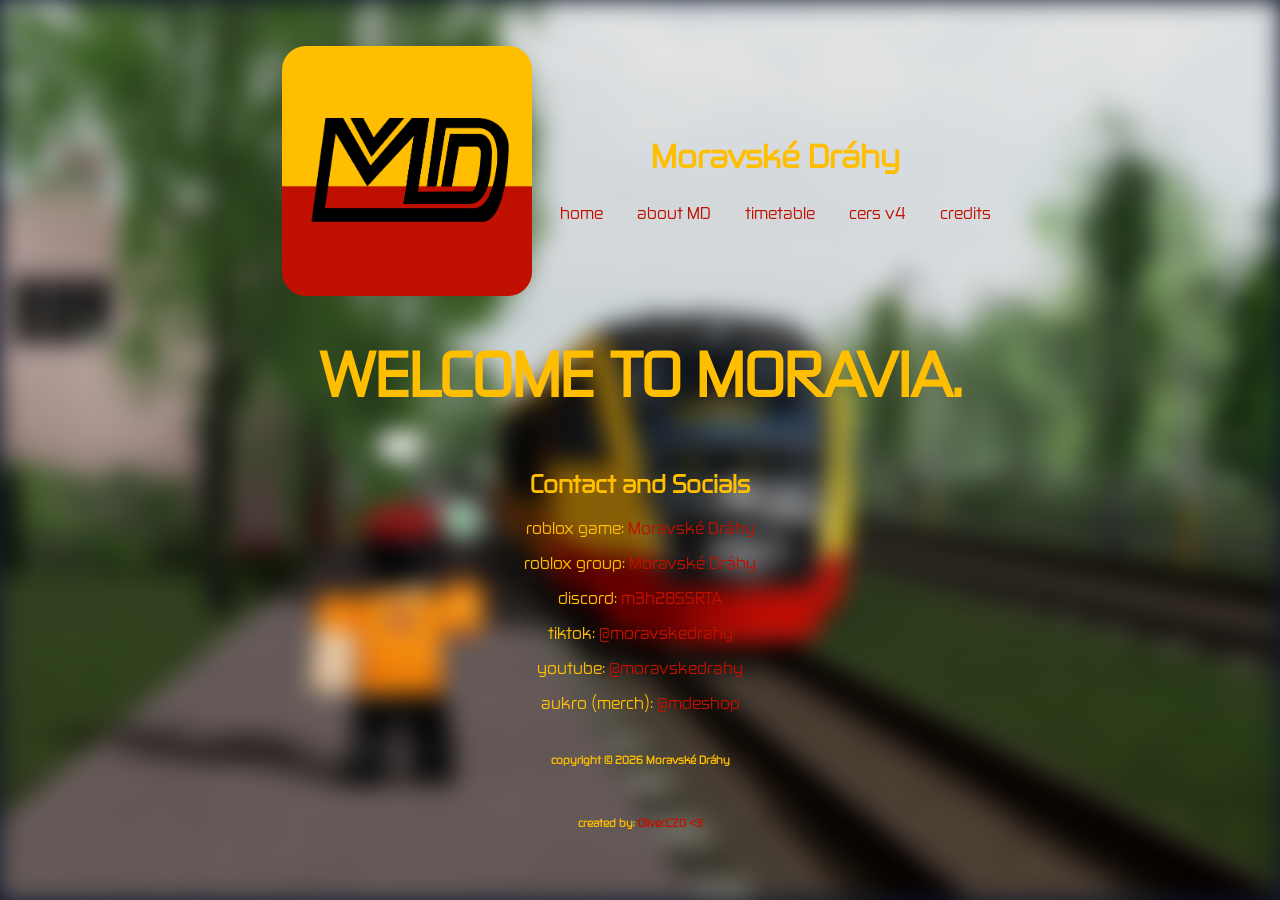
<file: index.html>
<html>
<head>
  <link rel="icon" href="mdlogo.jpg">
    <title>Moravské Dráhy</title>
    <meta http-equiv="Cache-Control" content="public, max-age=3600, s-maxage=86400">
    <meta http-equiv="Pragma" content="cache">
    <meta http-equiv="Expires" content="Wed, 18 Aug 2027 00:00:00 GMT">
    <script src="https://u.widget.st/ar.js"></script>
   
</head>
<body>
<div id="bg-layer-1" class="background-layer active"></div>
<div id="bg-layer-2" class="background-layer"></div>
<header style="display:flex; align-items:center; gap:20px;">
  <img src="mdlogo.jpg" alt="Moravské Dráhy" width="250" height="50" style="max-width:250px; height:auto; border-radius: 24px;">
  <div>
    <h1><b>Moravské Dráhy</b></h1>
    <link rel="stylesheet" href="something.css">
    <nav>
      <ul>
          <a href="index.html">home</a>
          <a href="aboutmd.html">about MD</a>
          <a href="timetable.html">timetable</a>
          <a href="cersv4.html">cers v4</a>
          <a href="credits.html">credits</a>
      </ul>
    </nav>
  </div>
</header>
<h1 style="font-size: 60px;">WELCOME TO MORAVIA.</h1>

<section id="contact">
  <h2>Contact and Socials</h2>
  <p>roblox game: <a href="https://www.roblox.com/games/6336588984/MD">Moravské Dráhy</a></p>
  <p>roblox group: <a href="https://www.roblox.com/communities/33706575">Moravské Dráhy</a></p>
  <p>discord: <a href="https://discord.gg/m3h28SSRTA">m3h28SSRTA</a></p>
  <p>tiktok: <a href="https://www.tiktok.com/@moravskedrahy">@moravskedrahy</a></p>
  <p>youtube: <a href="https://www.youtube.com/@moravskedrahy">@moravskedrahy</a></p>
  <p>aukro (merch): <a href="https://aukro.cz/uzivatel/mdeshop">@mdeshop</a></p>
</section>
<ws-widget type="hc" iid="4281"></ws-widget>
<h6> copyright © 2026 Moravské Dráhy </h6>
<h6> created by: <a href="https://www.olivercz0.xyz">Oliver.CZ0 <3 </a> </h6><script>
  (function () {
    const slideshow = [
      'imagemd1.png',
      '67md.png',
      'image267.png',
      '68md.png',
      '7t5s4vx.png',
      '69md.png',
      'imagemd2.png',
      'md70.png',
      '0r4kpxm.png',
      'Screenshot_414.png'
    ];

    const pageImages = [
      'mdlogo.jpg'
    ].concat(Array.from(document.querySelectorAll('img[src]')).map((img) => img.getAttribute('src')));

    const imageUrls = Array.from(new Set(pageImages.concat(slideshow).filter(Boolean)));

    const preloadImage = (src) => new Promise((resolve) => {
      const img = new Image();
      img.onload = resolve;
      img.onerror = resolve;
      img.src = src;
    });

    const layer1 = document.getElementById('bg-layer-1');
    const layer2 = document.getElementById('bg-layer-2');
    let currentIndex = 0;
    let activeLayer = 1;

    function setBackgroundLayer(layer, src) {
      if (!layer) return;
      layer.style.backgroundImage = 'url("' + src + '")';
    }

    function cycleBackground() {
      if (!layer1 || !layer2 || !slideshow.length) return;
      const nextIndex = (currentIndex + 1) % slideshow.length;
      const nextLayer = activeLayer === 1 ? layer2 : layer1;
      const activeLayerEl = activeLayer === 1 ? layer1 : layer2;

      currentIndex = nextIndex;
      setBackgroundLayer(nextLayer, slideshow[currentIndex]);
      nextLayer.classList.add('active');
      activeLayerEl.classList.remove('active');
      activeLayer = activeLayer === 1 ? 2 : 1;
    }

    if (layer1 && layer2) {
      setBackgroundLayer(layer1, slideshow[0]);
      setBackgroundLayer(layer2, slideshow[1] || slideshow[0]);
      layer1.classList.add('active');
    }

    Promise.all(imageUrls.map(preloadImage)).then(() => {
      if (layer1 && layer2) {
        setInterval(cycleBackground, 5000);
      }
    }).catch(() => {
      if (layer1 && layer2) {
        setInterval(cycleBackground, 5000);
      }
    });
  })();
</script></body>
</html>
</file>
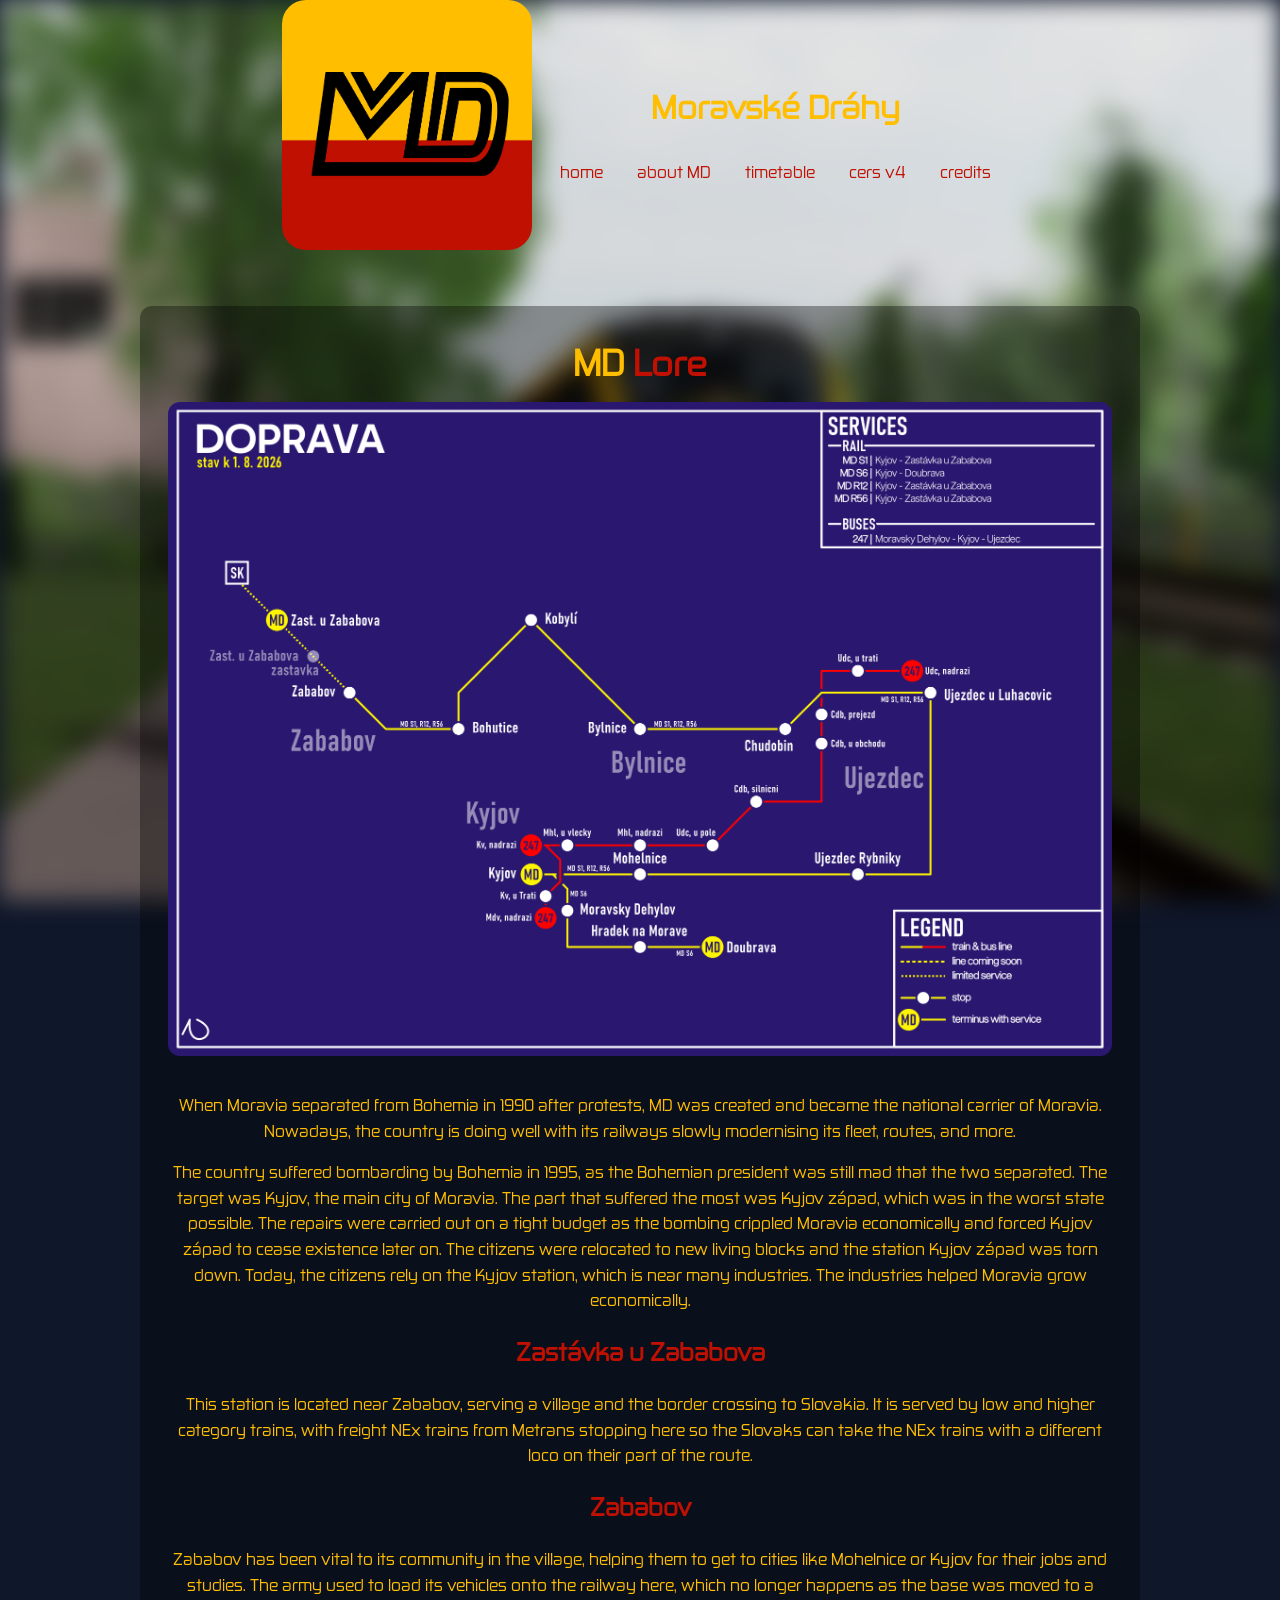
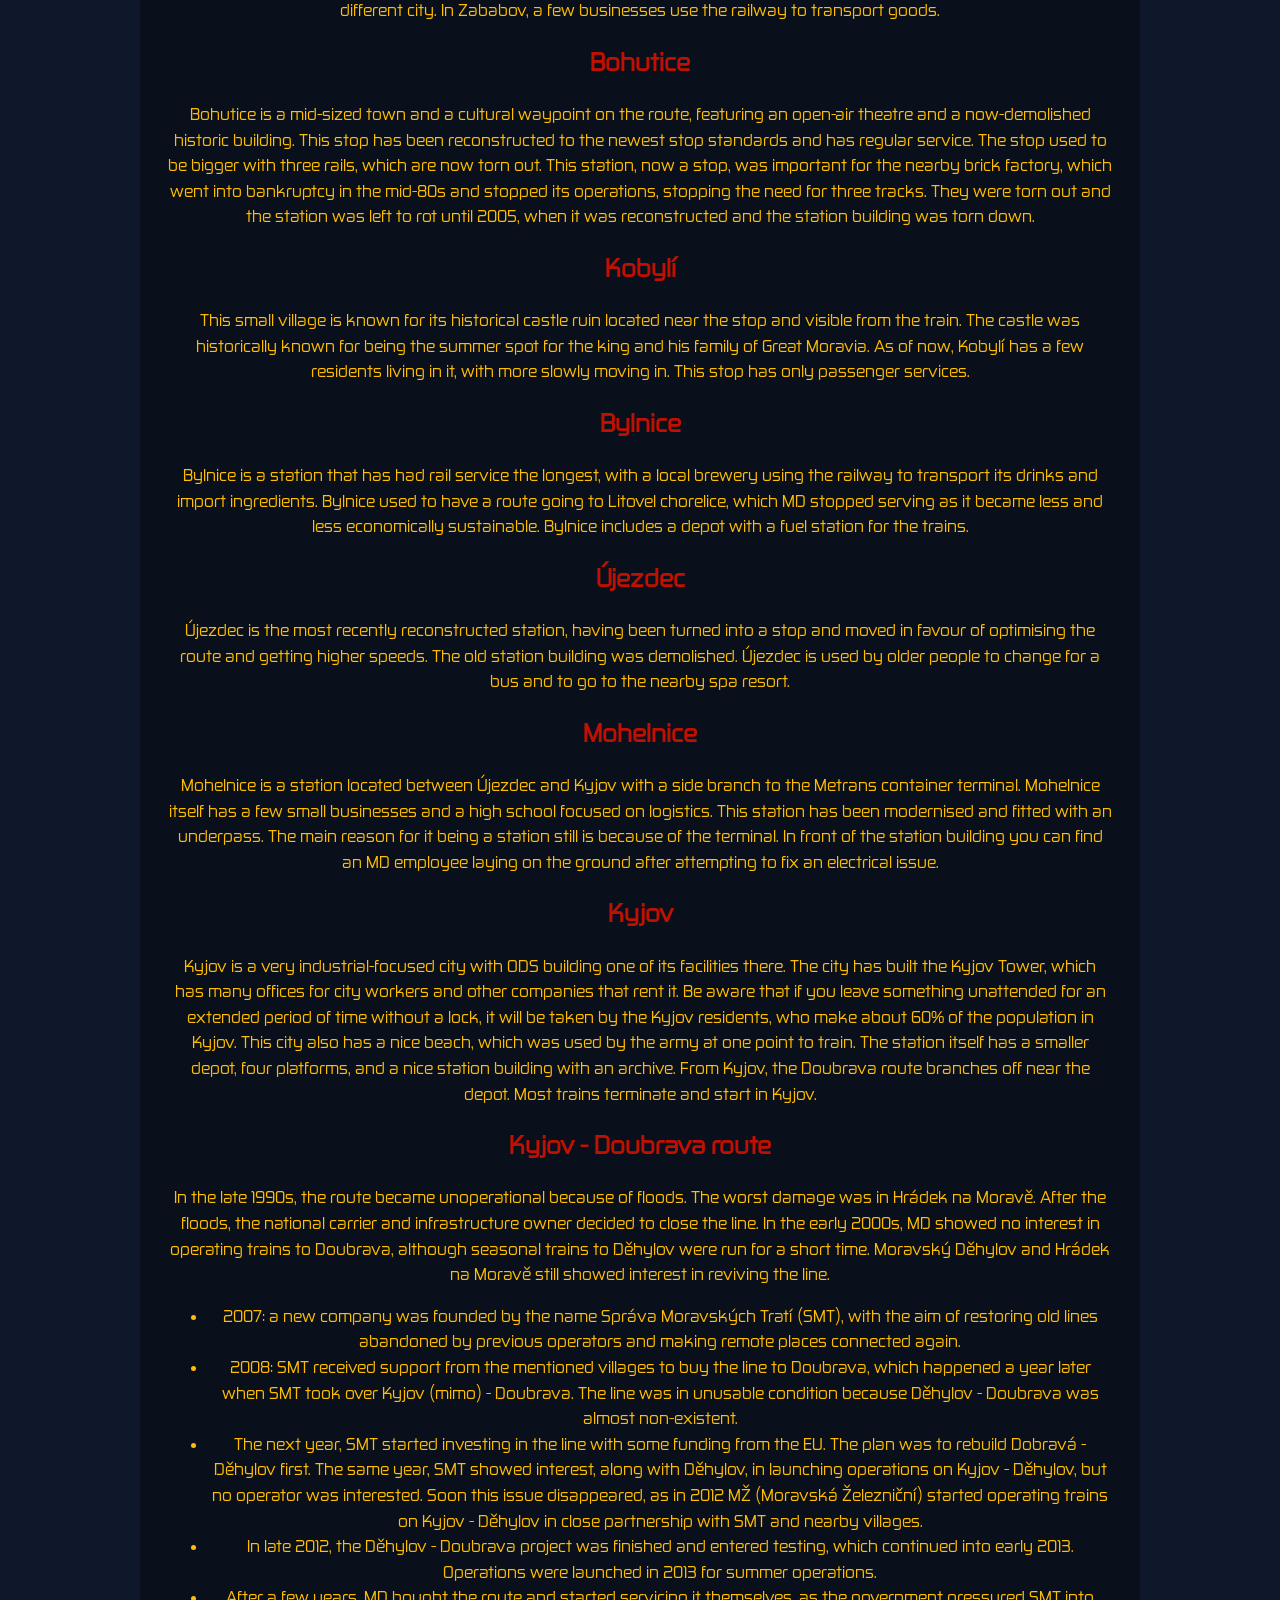
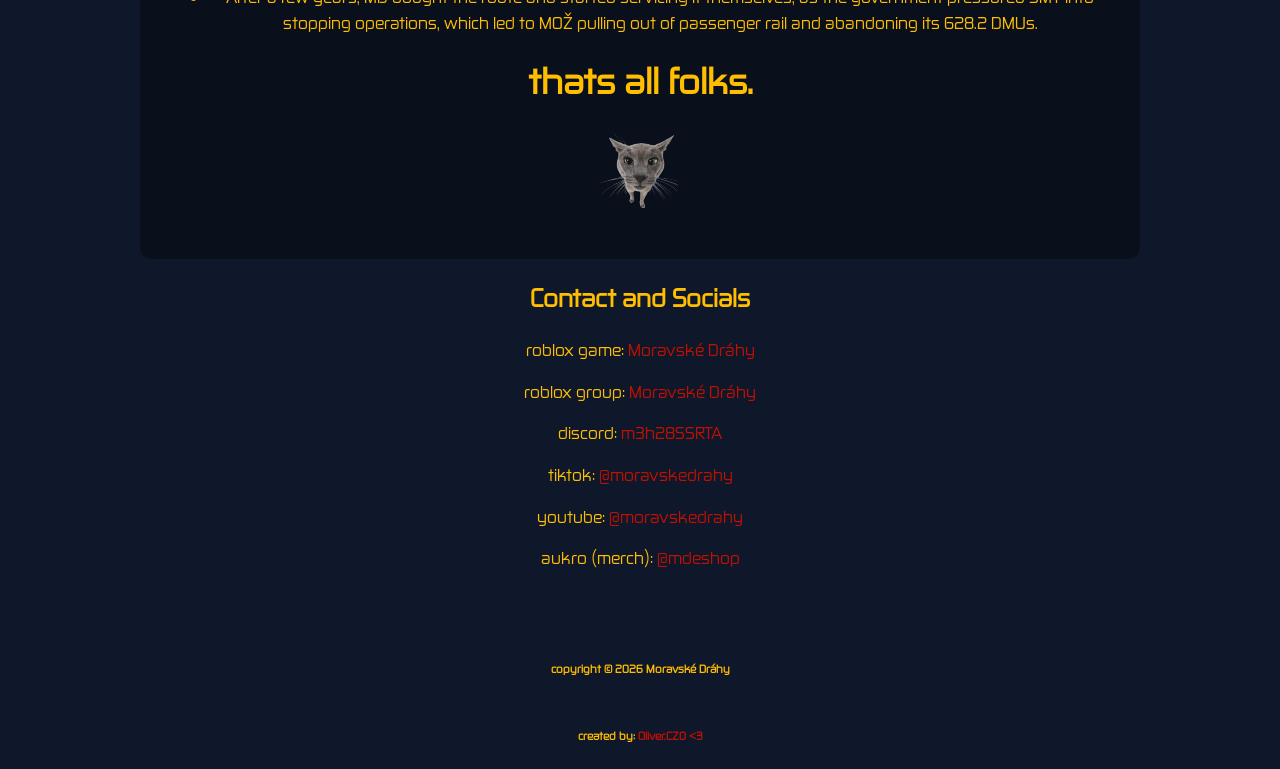
<file: aboutmd.html>
<html>
<head>
  <link rel="icon" href="mdlogo.jpg">
    <title>Moravské Dráhy</title>
    <meta http-equiv="Cache-Control" content="public, max-age=3600, s-maxage=86400">
    <meta http-equiv="Pragma" content="cache">
    <meta http-equiv="Expires" content="Wed, 18 Aug 2027 00:00:00 GMT">
    <style>
      body {
        line-height: 1.6;
      }



      #lore {
        padding: 28px; max-width: 980px; margin: 20px auto; background: rgba(0,0,0,0.35); border-radius:12px; }
      }
      
      header {
        color: #ffbe0b;
        padding: 24px 32px 8px;
      }

      main {
        max-width: 1000px;
        margin: 0 auto;
        padding: 32px 24px 48px;
      }

      #lore {
        margin-top: 24px;
      }

      
      #lore h1 {
        font-size: 2.2rem;
        margin-top: 0;
        margin-bottom: 12px;
      }



      #lore h1 .lore-text {
        color: #c01001;
      }

      #lore h2 {
        color: #c01001;
      }

      #lore h3 {
        margin-top: 22px;
        margin-bottom: 8px;
        padding-bottom: 4px;
      }

      #lore p, #lore li {
        font-size: 1rem;
      }

    </style>
</head>
<body>
<div id="bg-layer-1" class="background-layer active"></div>
<div id="bg-layer-2" class="background-layer"></div>
<header style="display:flex; align-items:center; gap:20px; flex-wrap:wrap;">
  <img src="mdlogo.jpg" alt="Moravské Dráhy" width="250" height="50" style="max-width:250px; height:auto; border-radius: 24px;">
  <div>
    <h1><b>Moravské Dráhy</b></h1>
    <link rel="stylesheet" href="something.css">
    <nav>
      <ul>
          <a href="index.html">home</a>
          <a href="aboutmd.html">about MD</a>
          <a href="timetable.html">timetable</a>
          <a href="cersv4.html">cers v4</a>
          <a href="credits.html">credits</a>
      </ul>
    </nav>
  </div>
</header>


<main>
<section id="lore">
  <h1><span class="md-text">MD</span> <span class="lore-text">Lore</span></h1>

<img src="aha.png" alt="map of Moravské Dráhy" style="max-width:100%; height:auto; border-radius: 12px; margin-bottom: 20px;">

  <p>When Moravia separated from Bohemia in 1990 after protests, MD was created and became the national carrier of Moravia. Nowadays, the country is doing well with its railways slowly modernising its fleet, routes, and more.</p>
  <p>The country suffered bombarding by Bohemia in 1995, as the Bohemian president was still mad that the two separated. The target was Kyjov, the main city of Moravia. The part that suffered the most was Kyjov západ, which was in the worst state possible. The repairs were carried out on a tight budget as the bombing crippled Moravia economically and forced Kyjov západ to cease existence later on. The citizens were relocated to new living blocks and the station Kyjov západ was torn down. Today, the citizens rely on the Kyjov station, which is near many industries. The industries helped Moravia grow economically.</p>

  <h2>Zastávka u Zababova</h2>
  <p>This station is located near Zababov, serving a village and the border crossing to Slovakia. It is served by low and higher category trains, with freight NEx trains from Metrans stopping here so the Slovaks can take the NEx trains with a different loco on their part of the route.</p>

  <h2>Zababov</h2>
  <p>Zababov has been vital to its community in the village, helping them to get to cities like Mohelnice or Kyjov for their jobs and studies. The army used to load its vehicles onto the railway here, which no longer happens as the base was moved to a different city. In Zababov, a few businesses use the railway to transport goods.</p>

  <h2>Bohutice</h2>
  <p>Bohutice is a mid-sized town and a cultural waypoint on the route, featuring an open-air theatre and a now-demolished historic building. This stop has been reconstructed to the newest stop standards and has regular service. The stop used to be bigger with three rails, which are now torn out. This station, now a stop, was important for the nearby brick factory, which went into bankruptcy in the mid-80s and stopped its operations, stopping the need for three tracks. They were torn out and the station was left to rot until 2005, when it was reconstructed and the station building was torn down.</p>

  <h2>Kobylí</h2>
  <p>This small village is known for its historical castle ruin located near the stop and visible from the train. The castle was historically known for being the summer spot for the king and his family of Great Moravia. As of now, Kobylí has a few residents living in it, with more slowly moving in. This stop has only passenger services.</p>

  <h2>Bylnice</h2>
  <p>Bylnice is a station that has had rail service the longest, with a local brewery using the railway to transport its drinks and import ingredients. Bylnice used to have a route going to Litovel chorelice, which MD stopped serving as it became less and less economically sustainable. Bylnice includes a depot with a fuel station for the trains.</p>

  <h2>Újezdec</h2>
  <p>Újezdec is the most recently reconstructed station, having been turned into a stop and moved in favour of optimising the route and getting higher speeds. The old station building was demolished. Újezdec is used by older people to change for a bus and to go to the nearby spa resort.</p>

  <h2>Mohelnice</h2>
  <p>Mohelnice is a station located between Újezdec and Kyjov with a side branch to the Metrans container terminal. Mohelnice itself has a few small businesses and a high school focused on logistics. This station has been modernised and fitted with an underpass. The main reason for it being a station still is because of the terminal. In front of the station building you can find an MD employee laying on the ground after attempting to fix an electrical issue.</p>

  <h2>Kyjov</h2>
  <p>Kyjov is a very industrial-focused city with ODS building one of its facilities there. The city has built the Kyjov Tower, which has many offices for city workers and other companies that rent it. Be aware that if you leave something unattended for an extended period of time without a lock, it will be taken by the Kyjov residents, who make about 60% of the population in Kyjov. This city also has a nice beach, which was used by the army at one point to train. The station itself has a smaller depot, four platforms, and a nice station building with an archive. From Kyjov, the Doubrava route branches off near the depot. Most trains terminate and start in Kyjov.</p>

  <h2>Kyjov - Doubrava route</h2>
  <p>In the late 1990s, the route became unoperational because of floods. The worst damage was in Hrádek na Moravě. After the floods, the national carrier and infrastructure owner decided to close the line. In the early 2000s, MD showed no interest in operating trains to Doubrava, although seasonal trains to Děhylov were run for a short time. Moravský Děhylov and Hrádek na Moravě still showed interest in reviving the line.</p>
  <ul>
    <li>2007: a new company was founded by the name Správa Moravských Tratí (SMT), with the aim of restoring old lines abandoned by previous operators and making remote places connected again.</li>
    <li>2008: SMT received support from the mentioned villages to buy the line to Doubrava, which happened a year later when SMT took over Kyjov (mimo) - Doubrava. The line was in unusable condition because Děhylov - Doubrava was almost non-existent.</li>
    <li>The next year, SMT started investing in the line with some funding from the EU. The plan was to rebuild Dobravá - Děhylov first. The same year, SMT showed interest, along with Děhylov, in launching operations on Kyjov - Děhylov, but no operator was interested. Soon this issue disappeared, as in 2012 MŽ (Moravská Železniční) started operating trains on Kyjov - Děhylov in close partnership with SMT and nearby villages.</li>
    <li>In late 2012, the Děhylov - Doubrava project was finished and entered testing, which continued into early 2013. Operations were launched in 2013 for summer operations.</li>
    <li>After a few years, MD bought the route and started servicing it themselves, as the government pressured SMT into stopping operations, which led to MOŽ pulling out of passenger rail and abandoning its 628.2 DMUs.</li>
  </ul>

  <h1> thats all folks.</h1>

  <img src="gorbus.png" alt="Gorbus">

</section>


<section id="contact">
  <h2>Contact and Socials</h2>
  <p>roblox game: <a href="https://www.roblox.com/games/6336588984/MD">Moravské Dráhy</a></p>
  <p>roblox group: <a href="https://www.roblox.com/communities/33706575">Moravské Dráhy</a></p>
  <p>discord: <a href="https://discord.gg/m3h28SSRTA">m3h28SSRTA</a></p>
  <p>tiktok: <a href="https://www.tiktok.com/@moravskedrahy">@moravskedrahy</a></p>
  <p>youtube: <a href="https://www.youtube.com/@moravskedrahy">@moravskedrahy</a></p>
  <p>aukro (merch): <a href="https://aukro.cz/uzivatel/mdeshop">@mdeshop</a></p>
</section>

</main>

<h6> copyright © 2026 Moravské Dráhy </h6>
<h6> created by: <a href="https://www.olivercz0.xyz">Oliver.CZ0 <3 </a> </h6><script>
  (function () {
    const slideshow = [
      'imagemd1.png',
      '67md.png',
      'image267.png',
      '68md.png',
      '7t5s4vx.png',
      '69md.png',
      'imagemd2.png',
      'md70.png',
      '0r4kpxm.png',
      'Screenshot_414.png'
    ];

    const pageImages = [
      'mdlogo.jpg',
      'aha.png',
      'gorbus.png'
    ].concat(Array.from(document.querySelectorAll('img[src]')).map((img) => img.getAttribute('src')));

    const imageUrls = Array.from(new Set(pageImages.concat(slideshow).filter(Boolean)));

    const preloadImage = (src) => new Promise((resolve) => {
      const img = new Image();
      img.onload = resolve;
      img.onerror = resolve;
      img.src = src;
    });

    const layer1 = document.getElementById('bg-layer-1');
    const layer2 = document.getElementById('bg-layer-2');
    let currentIndex = 0;
    let activeLayer = 1;

    function setBackgroundLayer(layer, src) {
      if (!layer) return;
      layer.style.backgroundImage = 'url("' + src + '")';
    }

    function cycleBackground() {
      if (!layer1 || !layer2 || !slideshow.length) return;
      const nextIndex = (currentIndex + 1) % slideshow.length;
      const nextLayer = activeLayer === 1 ? layer2 : layer1;
      const activeLayerEl = activeLayer === 1 ? layer1 : layer2;

      currentIndex = nextIndex;
      setBackgroundLayer(nextLayer, slideshow[currentIndex]);
      nextLayer.classList.add('active');
      activeLayerEl.classList.remove('active');
      activeLayer = activeLayer === 1 ? 2 : 1;
    }

    if (layer1 && layer2) {
      setBackgroundLayer(layer1, slideshow[0]);
      setBackgroundLayer(layer2, slideshow[1] || slideshow[0]);
      layer1.classList.add('active');
    }

    Promise.all(imageUrls.map(preloadImage)).then(() => {
      if (layer1 && layer2) {
        setInterval(cycleBackground, 5000);
      }
    }).catch(() => {
      if (layer1 && layer2) {
        setInterval(cycleBackground, 5000);
      }
    });
  })();
</script>
</body>
</html>
</file>
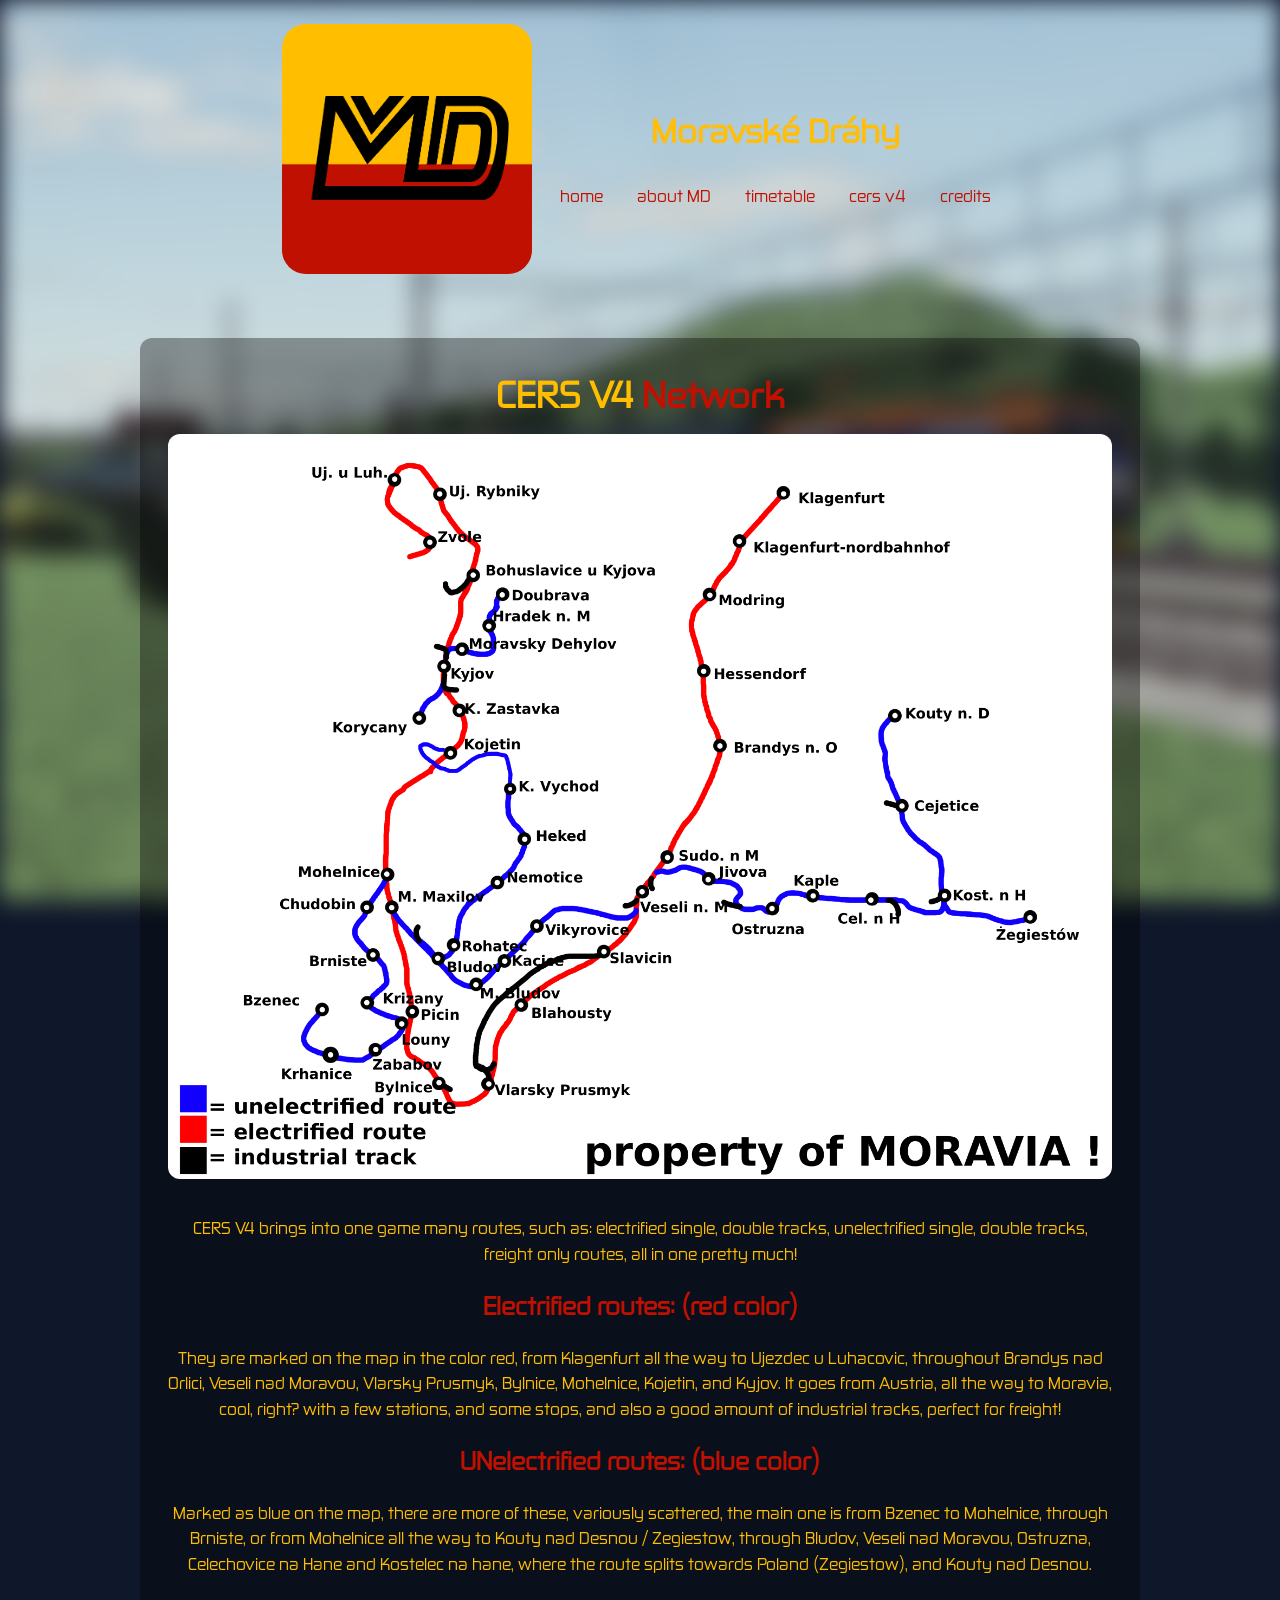
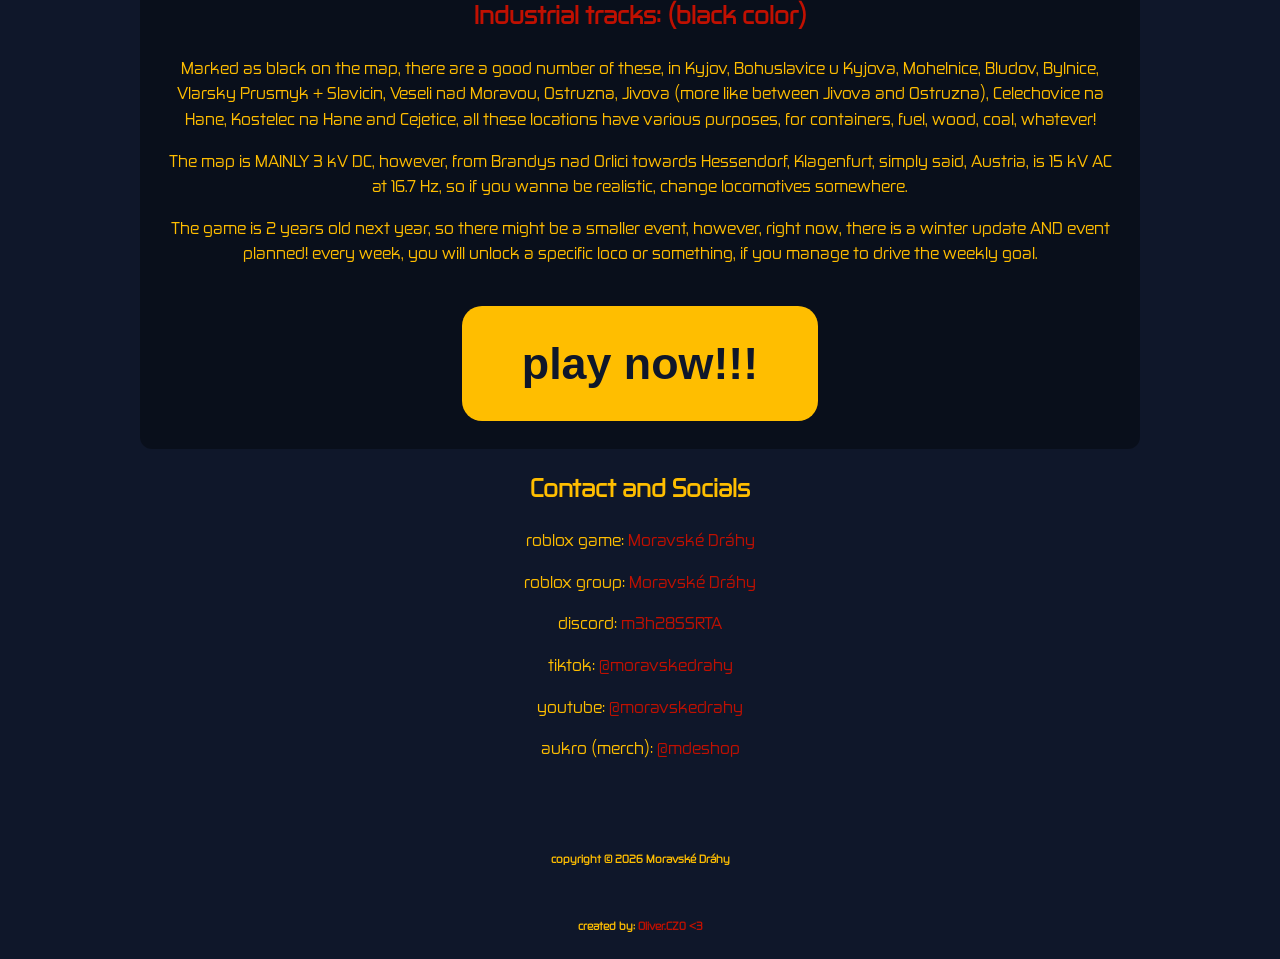
<file: cersv4.html>
<html>
<head>
  <link rel="icon" href="mdlogo.jpg">
    <title>Moravské Dráhy</title>
    <meta http-equiv="Cache-Control" content="public, max-age=3600, s-maxage=86400">
    <meta http-equiv="Pragma" content="cache">
    <meta http-equiv="Expires" content="Wed, 18 Aug 2027 00:00:00 GMT">
    <script src="https://u.widget.st/ar.js"></script>
   
</head>
<style>
        body {
        line-height: 1.6;
      }



      #lore {
        padding: 28px; max-width: 980px; margin: 20px auto; background: rgba(0,0,0,0.35); border-radius:12px; }
      
      header {
        color: #ffbe0b;
        padding: 24px 32px 8px;
      }

      main {
        max-width: 1000px;
        margin: 0 auto;
        padding: 32px 24px 48px;
      }

      #lore {
        margin-top: 24px;
      }

      
      #lore h1 {
        font-size: 2.2rem;
        margin-top: 0;
        margin-bottom: 12px;
      }



      #lore h1 .lore-text {
        color: #c01001;
      }

      #lore h2 {
        color: #c01001;
      }

      #lore h3 {
        margin-top: 22px;
        margin-bottom: 8px;
        padding-bottom: 4px;
      }

      #lore p, #lore li {
        font-size: 1rem;
      }

</style>
<body>
<div id="bg-layer-1" class="background-layer active"></div>
<div id="bg-layer-2" class="background-layer"></div>
<header style="display:flex; align-items:center; gap:20px;">
  <img src="mdlogo.jpg" alt="Moravské Dráhy" width="250" height="50" style="max-width:250px; height:auto; border-radius: 24px;">
  <div>
    <h1><b>Moravské Dráhy</b></h1>
    <link rel="stylesheet" href="something.css">
    <nav>
      <ul>
          <a href="index.html">home</a>
          <a href="aboutmd.html">about MD</a>
          <a href="timetable.html">timetable</a>
          <a href="cersv4.html">cers v4</a>
          <a href="credits.html">credits</a>
      </ul>
    </nav>
  </div>
</header>

<main>
<section id="lore">
  <h1><span class="md-text">CERS V4</span> <span class="lore-text">Network</span></h1>
  <img src="cersv4map.png" alt="CERS V4 Map" style="max-width:100%; height:auto; border-radius: 12px; margin-bottom: 20px;">

  <p>CERS V4 brings into one game many routes, such as: electrified single, double tracks, unelectrified single, double tracks, freight only routes, all in one pretty much!</p>

  <h2>Electrified routes: (red color)</h2>
  <p>They are marked on the map in the color red, from Klagenfurt all the way to Ujezdec u Luhacovic, throughout Brandys nad Orlici, Veseli nad Moravou, Vlarsky Prusmyk, Bylnice, Mohelnice, Kojetin, and Kyjov. It goes from Austria, all the way to Moravia, cool, right? with a few stations, and some stops, and also a good amount of industrial tracks, perfect for freight!</p>

  <h2>UNelectrified routes: (blue color)</h2>
  <p>Marked as blue on the map, there are more of these, variously scattered, the main one is from Bzenec to Mohelnice, through Brniste, or from Mohelnice all the way to Kouty nad Desnou / Zegiestow, through Bludov, Veseli nad Moravou, Ostruzna, Celechovice na Hane and Kostelec na hane, where the route splits towards Poland (Zegiestow), and Kouty nad Desnou.</p>
  
  <h2>Industrial tracks: (black color)</h2>
  <p>Marked as black on the map, there are a good number of these, in Kyjov, Bohuslavice u Kyjova, Mohelnice, Bludov, Bylnice, Vlarsky Prusmyk + Slavicin, Veseli nad Moravou, Ostruzna, Jivova (more like between Jivova and Ostruzna), Celechovice na Hane, Kostelec na Hane and Cejetice, all these locations have various purposes, for containers, fuel, wood, coal, whatever!</p>

  <p>The map is MAINLY 3 kV DC, however, from Brandys nad Orlici towards Hessendorf, Klagenfurt, simply said, Austria, is 15 kV AC at 16.7 Hz, so if you wanna be realistic, change locomotives somewhere.</p>

  <p>The game is 2 years old next year, so there might be a smaller event, however, right now, there is a winter update AND event planned! every week, you will unlock a specific loco or something, if you manage to drive the weekly goal.</p>
  
  <button type="button" onclick="window.location.href='https://www.roblox.com/games/95557304671163/CERS-V4';" style="padding: 32px 60px; border: none; border-radius: 20px; background: #ffbe00; color: #0f172a; cursor: pointer; font-size: 2.8rem; font-weight: 700; margin-top: 24px;">play now!!!</button>
</section>

<section id="contact">
  <h2>Contact and Socials</h2>
  <p>roblox game: <a href="https://www.roblox.com/games/6336588984/MD">Moravské Dráhy</a></p>
  <p>roblox group: <a href="https://www.roblox.com/communities/33706575">Moravské Dráhy</a></p>
  <p>discord: <a href="https://discord.gg/m3h28SSRTA">m3h28SSRTA</a></p>
  <p>tiktok: <a href="https://www.tiktok.com/@moravskedrahy">@moravskedrahy</a></p>
  <p>youtube: <a href="https://www.youtube.com/@moravskedrahy">@moravskedrahy</a></p>
  <p>aukro (merch): <a href="https://aukro.cz/uzivatel/mdeshop">@mdeshop</a></p>
</section>
</main>
<h6> copyright © 2026 Moravské Dráhy </h6>
<h6> created by: <a href="https://www.olivercz0.xyz">Oliver.CZ0 <3 </a> </h6><script>
  (function () {
    const slideshow = [
      'cers1.png',
      'cers2.png',
      'cers3.png',
      'cers4.png',
      'cers5.png',
      'cers6.png',
      'cers7.png',
    ];

    const pageImages = [
      'mdlogo.jpg'
    ].concat(Array.from(document.querySelectorAll('img[src]')).map((img) => img.getAttribute('src')));

    const imageUrls = Array.from(new Set(pageImages.concat(slideshow).filter(Boolean)));

    const preloadImage = (src) => new Promise((resolve) => {
      const img = new Image();
      img.onload = resolve;
      img.onerror = resolve;
      img.src = src;
    });

    const layer1 = document.getElementById('bg-layer-1');
    const layer2 = document.getElementById('bg-layer-2');
    let currentIndex = 0;
    let activeLayer = 1;

    function setBackgroundLayer(layer, src) {
      if (!layer) return;
      layer.style.backgroundImage = 'url("' + src + '")';
    }

    function cycleBackground() {
      if (!layer1 || !layer2 || !slideshow.length) return;
      const nextIndex = (currentIndex + 1) % slideshow.length;
      const nextLayer = activeLayer === 1 ? layer2 : layer1;
      const activeLayerEl = activeLayer === 1 ? layer1 : layer2;

      currentIndex = nextIndex;
      setBackgroundLayer(nextLayer, slideshow[currentIndex]);
      nextLayer.classList.add('active');
      activeLayerEl.classList.remove('active');
      activeLayer = activeLayer === 1 ? 2 : 1;
    }

    if (layer1 && layer2) {
      setBackgroundLayer(layer1, slideshow[0]);
      setBackgroundLayer(layer2, slideshow[1] || slideshow[0]);
      layer1.classList.add('active');
    }

    Promise.all(imageUrls.map(preloadImage)).then(() => {
      if (layer1 && layer2) {
        setInterval(cycleBackground, 5000);
      }
    }).catch(() => {
      if (layer1 && layer2) {
        setInterval(cycleBackground, 5000);
      }
    });
  })();
</script></body>
</html>
</file>
<file: something.css>
@font-face {
  font-family: "Zekton";
  src: url("Zekton-Regular.otf") format("opentype");
  font-weight: normal;
  font-style: normal;
  font-display: swap;
}


      nav ul { list-style: none; margin: 0; padding: 0; display: flex; gap: 18px; flex-wrap: wrap; }
      nav a {
        text-decoration: none;
        color: #c01001;
        padding: 6px 8px;
        display: inline-block;
        border-radius: 6px;
        transition: background 0.2s ease;
      }
      nav a:hover { background: rgba(15, 23, 42, 0.08); }

html {
  background: #0f172a;
}

body {
  margin: 0;
  min-height: 100vh;
  color: #ffbe00;
  position: relative;
  overflow-x: hidden;
  overflow-y: auto;
  font-family: "Zekton", arial, sans-serif;
  text-align: center;
  display: flex;
  flex-direction: column;
  justify-content: center;
  align-items: center;
}

a,
a:visited,
a:hover,
a:focus,
a:active {
  color: #c01001;
  text-decoration: none;
}

.background-layer {
  position: fixed;
  inset: 0;
  z-index: -1;
  background-position: center;
  background-repeat: no-repeat;
  background-size: cover;
  filter: blur(12px);
  opacity: 0;
  transition: opacity 1.4s ease;
  background-blend-mode: overlay;
}

.background-layer.active {
  opacity: 1;
}

#credits-section { padding: 28px; max-width: 980px; margin: 20px auto; background: rgba(0,0,0,0.35); border-radius:12px; }
.credits-container { display:flex; flex-wrap:wrap; gap:16px; justify-content:center; align-items:flex-start; }
.contributor { display:flex; gap:12px; align-items:center; background: rgba(255,255,255,0.03); padding:10px 12px; border-radius:8px; min-width: 240px; max-width: 420px; transition: transform 0.18s ease, box-shadow 0.18s ease; }
.contributor.featured { max-width: 520px; padding:18px 22px; transform: none; box-shadow: 0 0 30px rgba(255, 190, 0, 0.45); background: rgba(255,255,255,0.16); margin: 0 auto; }
.contributor.featured .avatar { width:92px; height:92px; }
.contributor .avatar { width:56px; height:56px; border-radius:50%; object-fit:cover; }
.contributor .info { text-align:left; color:#fff; }
.contributor .name { font-weight:700; color:#ffbe00; }
.contributor .role { font-size:0.9rem; color:#ddd; }

@media (max-width:520px){
  .contributor { min-width: 100%; justify-content: center; }
  .contributor .info { text-align:center; }
}
</file>
